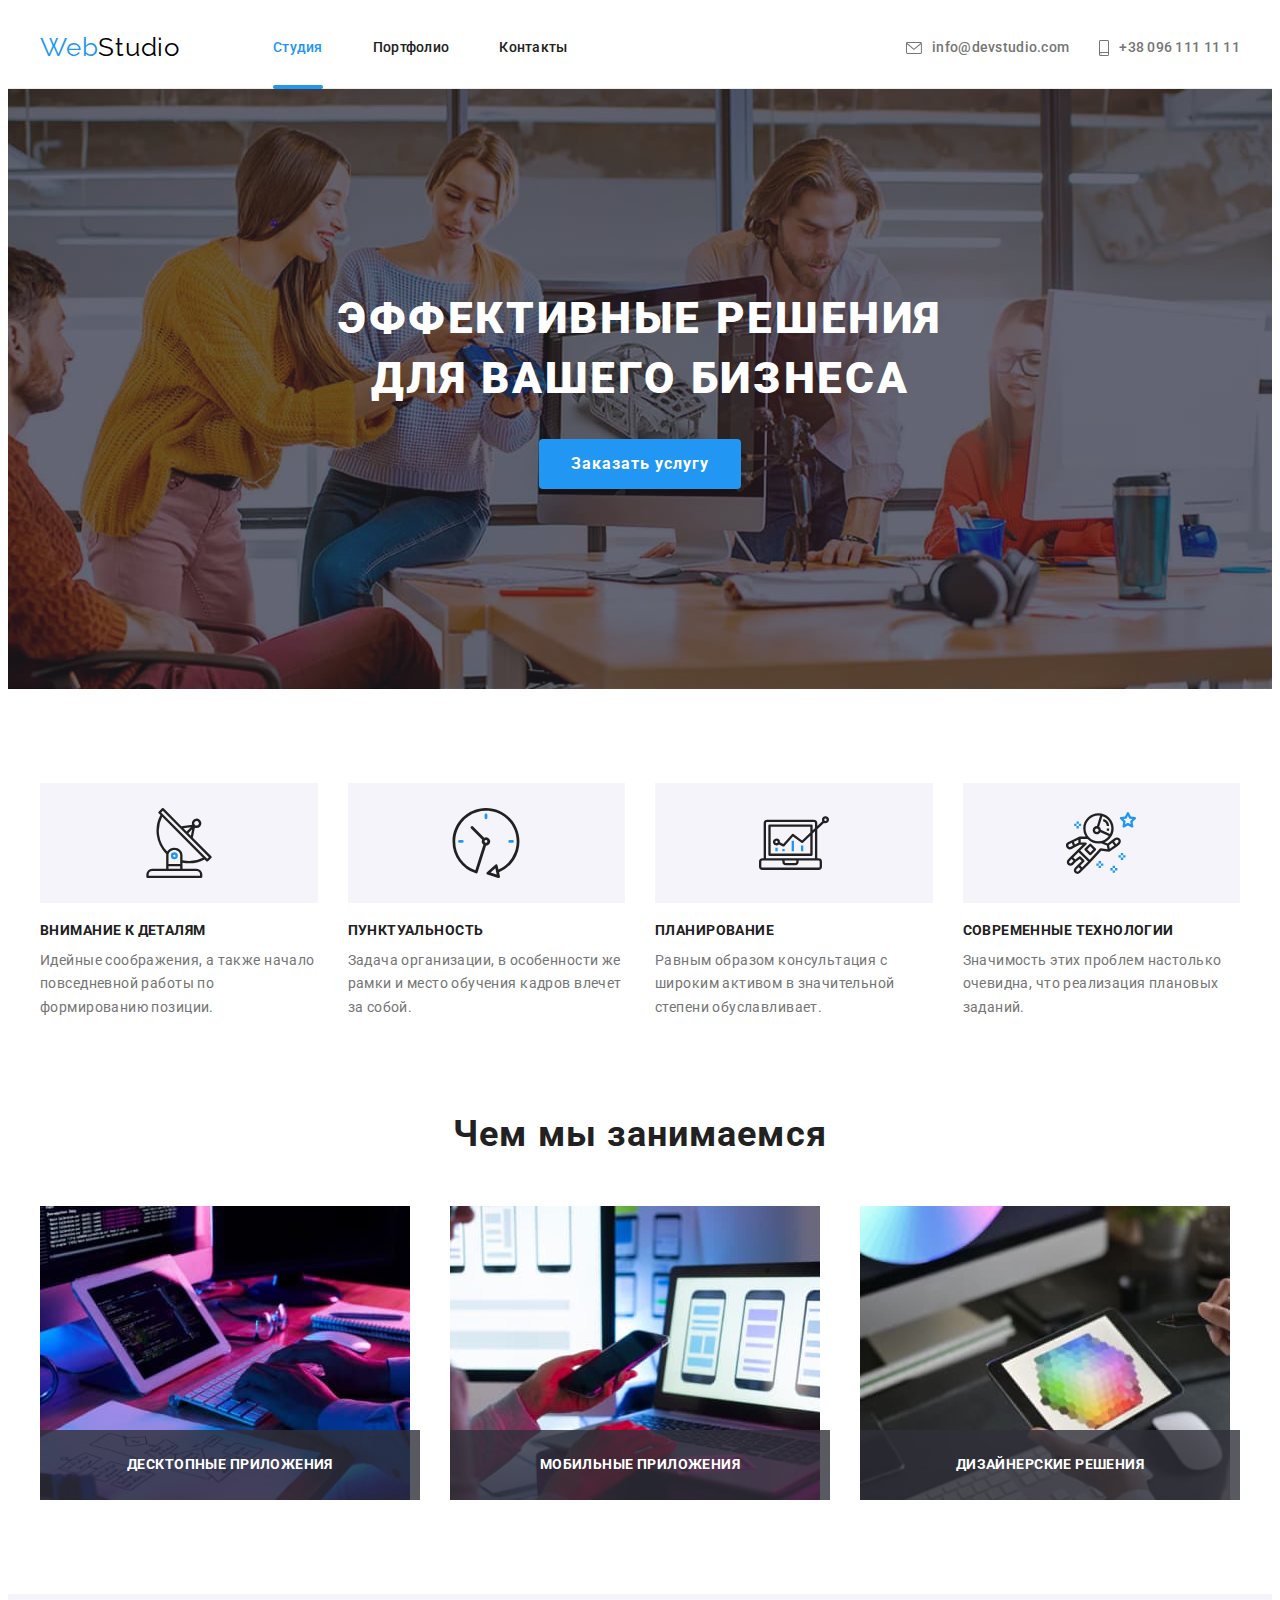
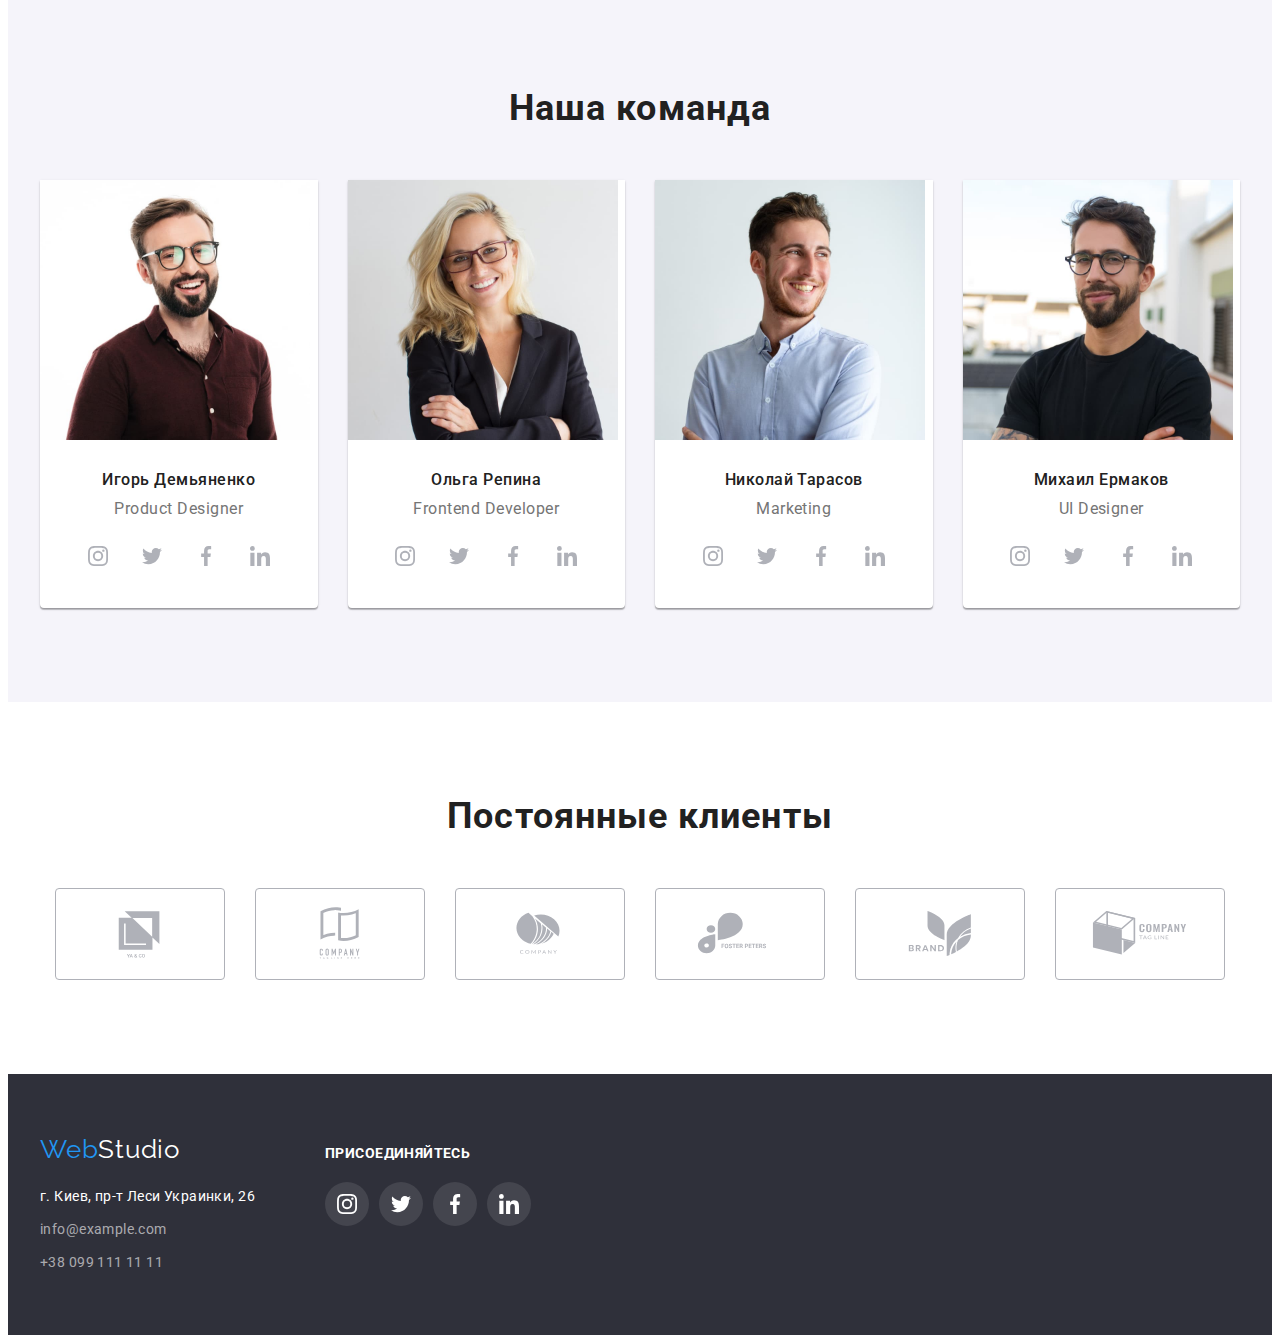
<file: index.html>
<!DOCTYPE html>
<html lang="ru">

<head>
    <meta charset="UTF-8">
    <meta http-equiv="X-UA-Compatible" content="IE=edge">
    <meta name="viewport" content="width=device-width, initial-scale=1.0">
    <title>WebStudio</title>
    <link rel="preconnect" href="https://fonts.gstatic.com">
    <link
        href="https://fonts.googleapis.com/css2?family=Raleway:wght@700&family=Roboto:wght@400;500;700;900&display=swap"
        rel="stylesheet">
    <link rel="stylesheet" href="https://cdnjs.cloudflare.com/ajax/libs/modern-normalize/1.1.0/modern-normalize.min.css"
        integrity="sha512-wpPYUAdjBVSE4KJnH1VR1HeZfpl1ub8YT/NKx4PuQ5NmX2tKuGu6U/JRp5y+Y8XG2tV+wKQpNHVUX03MfMFn9Q=="
        crossorigin="anonymous" referrerpolicy="no-referrer" />
    <link rel="stylesheet" href="https://cdnjs.cloudflare.com/ajax/libs/animate.css/4.1.1/animate.min.css" />
    <link rel="stylesheet" href="./CSS/style.css">
</head>

<body>

    <!-- Шапка -->
    <header class="hat">
        <div class="conteiner header">
            <nav class="hat-nav">
                <a class="logo link animate__heartBeat" href="./">
                    Web<span class="logo-accent-hat">Studio</span>
                </a>
                <ul class="menu list">
                    <li class="menu-item">
                        <a class="menu-link select link" href="./index.html">Студия</a>
                    </li>
                    <li class="menu-item">
                        <a class="menu-link link" href="./portfolio.html">Портфолио</a>
                    </li>
                    <li class="menu-item">
                        <a class="menu-link link" href="#">Контакты</a>
                    </li>
                </ul>
            </nav>
            <ul class="hat-list list">
                <li class="hat-list-item">
                    <a class="contact-list-link link" href="mailto:info@devstudio.com">
                        <svg width="16" height="12" class="hat-icon">
                            <use href="./images/icons.svg#icon-envelope"></use>
                        </svg>

                        info@devstudio.com
                    </a>
                </li>
                <li class="hat-list-item">
                    <a class="contact-list-link link" href="tel:+380961111111">
                        <svg width="10" height="16" class="hat-icon">
                            <use href="./images/icons.svg#icon-smartphone"></use>
                        </svg>
                        +38 096 111 11 11
                    </a>
                </li>
            </ul>
        </div>
    </header>

    <main>
        <!-- Секція Герой -->
        <section class="hero">
            <div class="conteiner">
                <h1 class="hero-title">Эффективные решения для вашего бизнеса</h1>
                <button class="hero-button" type="button" data-modal-open>Заказать услугу</button>
            </div>
        </section>

        <!-- Секція Особливості -->
        <section class="feature section">
            <div class="conteiner">
                <!-- <h2>Особенности</h2> -->
                <ul class="feature-list list">
                    <li class="feature-item">
                        <div class="feature-icon-bg">
                            <svg width="70" height="70">
                                <use href="./images/icons.svg#icon-antenna"></use>
                            </svg>
                        </div>

                        <h3 class="feature-item-title">Внимание к деталям</h3>
                        <p class="paragraph">Идейные соображения, а также начало повседневной работы по формированию
                            позиции.</p>
                    </li>
                    <li class="feature-item">
                        <div class="feature-icon-bg">
                            <svg width="70" height="70">
                                <use href="./images/icons.svg#icon-clock"></use>
                            </svg>
                        </div>

                        <h3 class="feature-item-title">Пунктуальность</h3>
                        <p class="paragraph">Задача организации, в особенности же рамки и место обучения кадров влечет
                            за
                            собой.
                        </p>
                    </li>
                    <li class="feature-item">
                        <div class="feature-icon-bg">
                            <svg width="70" height="70">
                                <use href="./images/icons.svg#icon-diagram"></use>
                            </svg>
                        </div>

                        <h3 class="feature-item-title">Планирование</h3>
                        <p class="paragraph">Равным образом консультация с широким активом в значительной степени
                            обуславливает.
                        </p>
                    </li>
                    <li class="feature-item">
                        <div class="feature-icon-bg">
                            <svg width="70" height="70">
                                <use href="./images/icons.svg#icon-astronaut"></use>
                            </svg>
                        </div>

                        <h3 class="feature-item-title">Современные технологии</h3>
                        <p class="paragraph">Значимость этих проблем настолько очевидна, что реализация плановых
                            заданий.
                        </p>
                    </li>
                </ul>
            </div>

        </section>

        <!-- Секція Приклади робіт -->
        <section class="examples">
            <div class="conteiner">
                <h2 class="section-title">Чем мы занимаемся</h2>
                <ul class="examples-list list">
                    <li class="examples-list-item">
                        <div class="example-thumb">
                            <img class="examples-img" src="./images/box_1.jpg" alt="Структурный набор кода" width="370"
                                height="294">
                            <h3 class="item-name">Десктопные приложения</h3>
                        </div>
                    </li>

                    <li class="examples-list-item">
                        <div class="example-thumb">
                            <img class="examples-img" src="./images/box_2.jpg" alt="Создания панели меню на смартфоне"
                                width="370" height="294">
                            <h3 class="item-name">Мобильные приложения</h3>
                        </div>
                    </li>

                    <li class="examples-list-item">
                        <div class="example-thumb">
                            <img class="examples-img" src="./images/box_3.jpg" alt="Выбор цвета фона на планшете"
                                width="370" height="294">
                            <h3 class="item-name">Дизайнерские решения</h3>
                        </div>
                    </li>
                </ul>
            </div>

        </section>

        <!-- Секція Команда -->
        <section class="team section">
            <div class="conteiner">
                <h2 class="section-title">Наша команда</h2>
                <ul class="team-list list">
                    <li class="team-list-item">
                        <img src="./images/img_team_card_1.jpg" alt="Фото учасника команды" width="270" height="260">
                        <div class="card-name">
                            <h3 class="team-member card">Игорь Демьяненко</h3>
                            <p class="prof card" lang="en">Product Designer</p>

                            <ul class="list-icon list">
                                <li class="item-icon">
                                    <a href="#" class="link-icon">
                                        <svg width="20" height="20" class="logo-icon">
                                            <use href="./images/icons.svg#icon-instagram"></use>
                                        </svg>
                                    </a>
                                </li>
                                <li class="item-icon">
                                    <a href="#" class="link-icon">
                                        <svg width="20" height="20" class="logo-icon">
                                            <use href="./images/icons.svg#icon-twitter"></use>
                                        </svg>
                                    </a>
                                </li>
                                <li class="item-icon">
                                    <a href="#" class="link-icon">
                                        <svg width="20" height="20" class="logo-icon">
                                            <use href="./images/icons.svg#icon-facebook"></use>
                                        </svg>
                                    </a>
                                </li>
                                <li class="item-icon">
                                    <a href="#" class="link-icon">
                                        <svg width="20" height="20" class="logo-icon">
                                            <use href="./images/icons.svg#icon-linkedin"></use>
                                        </svg>
                                    </a>
                                </li>
                            </ul>
                        </div>

                    </li>
                    <li class="team-list-item">
                        <img src="./images/img_team_card_2.jpg" alt="Фото учасника команды" width="270" height="260">
                        <div class="card-name">
                            <h3 class="team-member card">Ольга Репина</h3>
                            <p class="prof card" lang="en">Frontend Developer</p>
                            <ul class="list-icon list">
                                <li class="item-icon">
                                    <a href="#" class="link-icon">
                                        <svg width="20" height="20" class="logo-icon">
                                            <use href="./images/icons.svg#icon-instagram"></use>
                                        </svg>
                                    </a>
                                </li>
                                <li class="item-icon">
                                    <a href="#" class="link-icon">
                                        <svg width="20" height="20" class="logo-icon">
                                            <use href="./images/icons.svg#icon-twitter"></use>
                                        </svg>
                                    </a>
                                </li>
                                <li class="item-icon">
                                    <a href="#" class="link-icon">
                                        <svg width="20" height="20" class="logo-icon">
                                            <use href="./images/icons.svg#icon-facebook"></use>
                                        </svg>
                                    </a>
                                </li>
                                <li class="item-icon">
                                    <a href="#" class="link-icon">
                                        <svg width="20" height="20" class="logo-icon">
                                            <use href="./images/icons.svg#icon-linkedin"></use>
                                        </svg>
                                    </a>
                                </li>
                            </ul>
                        </div>

                    </li>
                    <li class="team-list-item">
                        <img src="./images/img_team_card_3.jpg" alt="Фото учасника команды" width="270" height="260">
                        <div class="card-name">
                            <h3 class="team-member card">Николай Тарасов</h3>
                            <p class="prof card" lang="en">Marketing</p>
                            <ul class="list-icon list">
                                <li class="item-icon">
                                    <a href="#" class="link-icon">
                                        <svg width="20" height="20" class="logo-icon">
                                            <use href="./images/icons.svg#icon-instagram"></use>
                                        </svg>
                                    </a>
                                </li>
                                <li class="item-icon">
                                    <a href="#" class="link-icon">
                                        <svg width="20" height="20" class="logo-icon">
                                            <use href="./images/icons.svg#icon-twitter"></use>
                                        </svg>
                                    </a>
                                </li>
                                <li class="item-icon">
                                    <a href="#" class="link-icon">
                                        <svg width="20" height="20" class="logo-icon">
                                            <use href="./images/icons.svg#icon-facebook"></use>
                                        </svg>
                                    </a>
                                </li>
                                <li class="item-icon">
                                    <a href="#" class="link-icon">
                                        <svg width="20" height="20" class="logo-icon">
                                            <use href="./images/icons.svg#icon-linkedin"></use>
                                        </svg>
                                    </a>
                                </li>
                            </ul>
                        </div>

                    </li>
                    <li class="team-list-item">
                        <img src="./images/img_team_card_4.jpg" alt="Фото учасника команды" width="270" height="260">
                        <div class="card-name">
                            <h3 class="team-member card">Михаил Ермаков</h3>
                            <p class="prof card" lang="en">UI Designer</p>
                            <ul class="list-icon list">
                                <li class="item-icon">
                                    <a href="#" class="link-icon">
                                        <svg width="20" height="20" class="logo-icon">
                                            <use href="./images/icons.svg#icon-instagram"></use>
                                        </svg>
                                    </a>
                                </li>
                                <li class="item-icon">
                                    <a href="#" class="link-icon">
                                        <svg width="20" height="20" class="logo-icon">
                                            <use href="./images/icons.svg#icon-twitter"></use>
                                        </svg>
                                    </a>
                                </li>
                                <li class="item-icon">
                                    <a href="#" class="link-icon">
                                        <svg width="20" height="20" class="logo-icon">
                                            <use href="./images/icons.svg#icon-facebook"></use>
                                        </svg>
                                    </a>
                                </li>
                                <li class="item-icon">
                                    <a href="#" class="link-icon">
                                        <svg width="20" height="20" class="logo-icon">
                                            <use href="./images/icons.svg#icon-linkedin"></use>
                                        </svg>
                                    </a>
                                </li>
                            </ul>
                        </div>

                    </li>
                </ul>
            </div>
        </section>

        <!-- Секція Постійні клієнти -->
        <section class="customers section">
            <div class="conteiner">
                <h2 class="section-title">Постоянные клиенты</h2>
                <ul class="list-icon list">
                    <li class="logo-item">
                        <a href="#" class="logo-link">
                            <svg width="106" height="60" class="logo-icon">
                                <use href="./images/icons.svg#icon-Logo_1"></use>
                            </svg>
                        </a>
                    </li>
                    <li class="logo-item">
                        <a href="#" class="logo-link">
                            <svg width="106" height="60" class="logo-icon">
                                <use href="./images/icons.svg#icon-Logo_2"></use>
                            </svg>
                        </a>
                    </li>
                    <li class="logo-item">
                        <a href="#" class="logo-link">
                            <svg width="106" height="60" class="logo-icon">
                                <use href="./images/icons.svg#icon-Logo_3"></use>
                            </svg>
                        </a>
                    </li>
                    <li class="logo-item">
                        <a href="#" class="logo-link">
                            <svg width="106" height="60" class="logo-icon">
                                <use href="./images/icons.svg#icon-Logo_4"></use>
                            </svg>
                        </a>
                    </li>
                    <li class="logo-item">
                        <a href="#" class="logo-link">
                            <svg width="106" height="60" class="logo-icon">
                                <use href="./images/icons.svg#icon-Logo_5"></use>
                            </svg>
                        </a>
                    </li>
                    <li class="logo-item">
                        <a href="#" class="logo-link">
                            <svg width="106" height="60" class="logo-icon">
                                <use href="./images/icons.svg#icon-Logo_6"></use>
                            </svg>
                        </a>
                    </li>
                </ul>
            </div>
        </section>
    </main>

    <!-- Підвал -->
    <footer class="lowerPart">
        <div class="conteiner footer-column">
            <div class="footer-cont">
                <a class="logo link" href="./">Web<span class="logo-accent-footer">Studio</span> </a>
                <address class="contacts">
                    <p class="add">г. Киев, пр-т Леси Украинки, 26</p>
                    <ul class="contact-list list">
                        <li class="contact-list-item">
                            <a class="contact-list-link link" href="mailto:info@example.com">info@example.com</a>
                        </li>
                        <li class="contact-list-item">
                            <a class="contact-list-link link" href="tel:+380991111111">+38 099 111 11 11</a>
                        </li>
                    </ul>
                </address>
            </div>
            <div class="footer-soc-icon">
                <p class="footer-par">присоединяйтесь</p>
                <ul class="list-icon list">
                    <li class="item-icon">
                        <a href="#" class="link-icon lower">
                            <svg width="20" height="20" class="logo-icon">
                                <use href="./images/icons.svg#icon-instagram"></use>
                            </svg>
                        </a>
                    </li>
                    <li class="item-icon">
                        <a href="#" class="link-icon lower">
                            <svg width="20" height="20" class="logo-icon">
                                <use href="./images/icons.svg#icon-twitter"></use>
                            </svg>
                        </a>
                    </li>
                    <li class="item-icon">
                        <a href="#" class="link-icon lower">
                            <svg width="20" height="20" class="logo-icon">
                                <use href="./images/icons.svg#icon-facebook"></use>
                            </svg>
                        </a>
                    </li>
                    <li class="item-icon">
                        <a href="#" class="link-icon lower">
                            <svg width="20" height="20" class="logo-icon">
                                <use href="./images/icons.svg#icon-linkedin"></use>
                            </svg>
                        </a>
                    </li>
                </ul>
            </div>

        </div>

    </footer>

    <div class="backdrop is-hidden" data-modal>
        <div class="modal-window">
            <button type="button" class="close-button" data-modal-close>
                <svg width="11" height="11" class="modal-close-icon">
                    <use href="./images/icons.svg#icon-close"></use>
                </svg>
            </button>

        </div>
    </div>
    <script src="./JS/modal.js"></script>
</body>

</html>
</file>
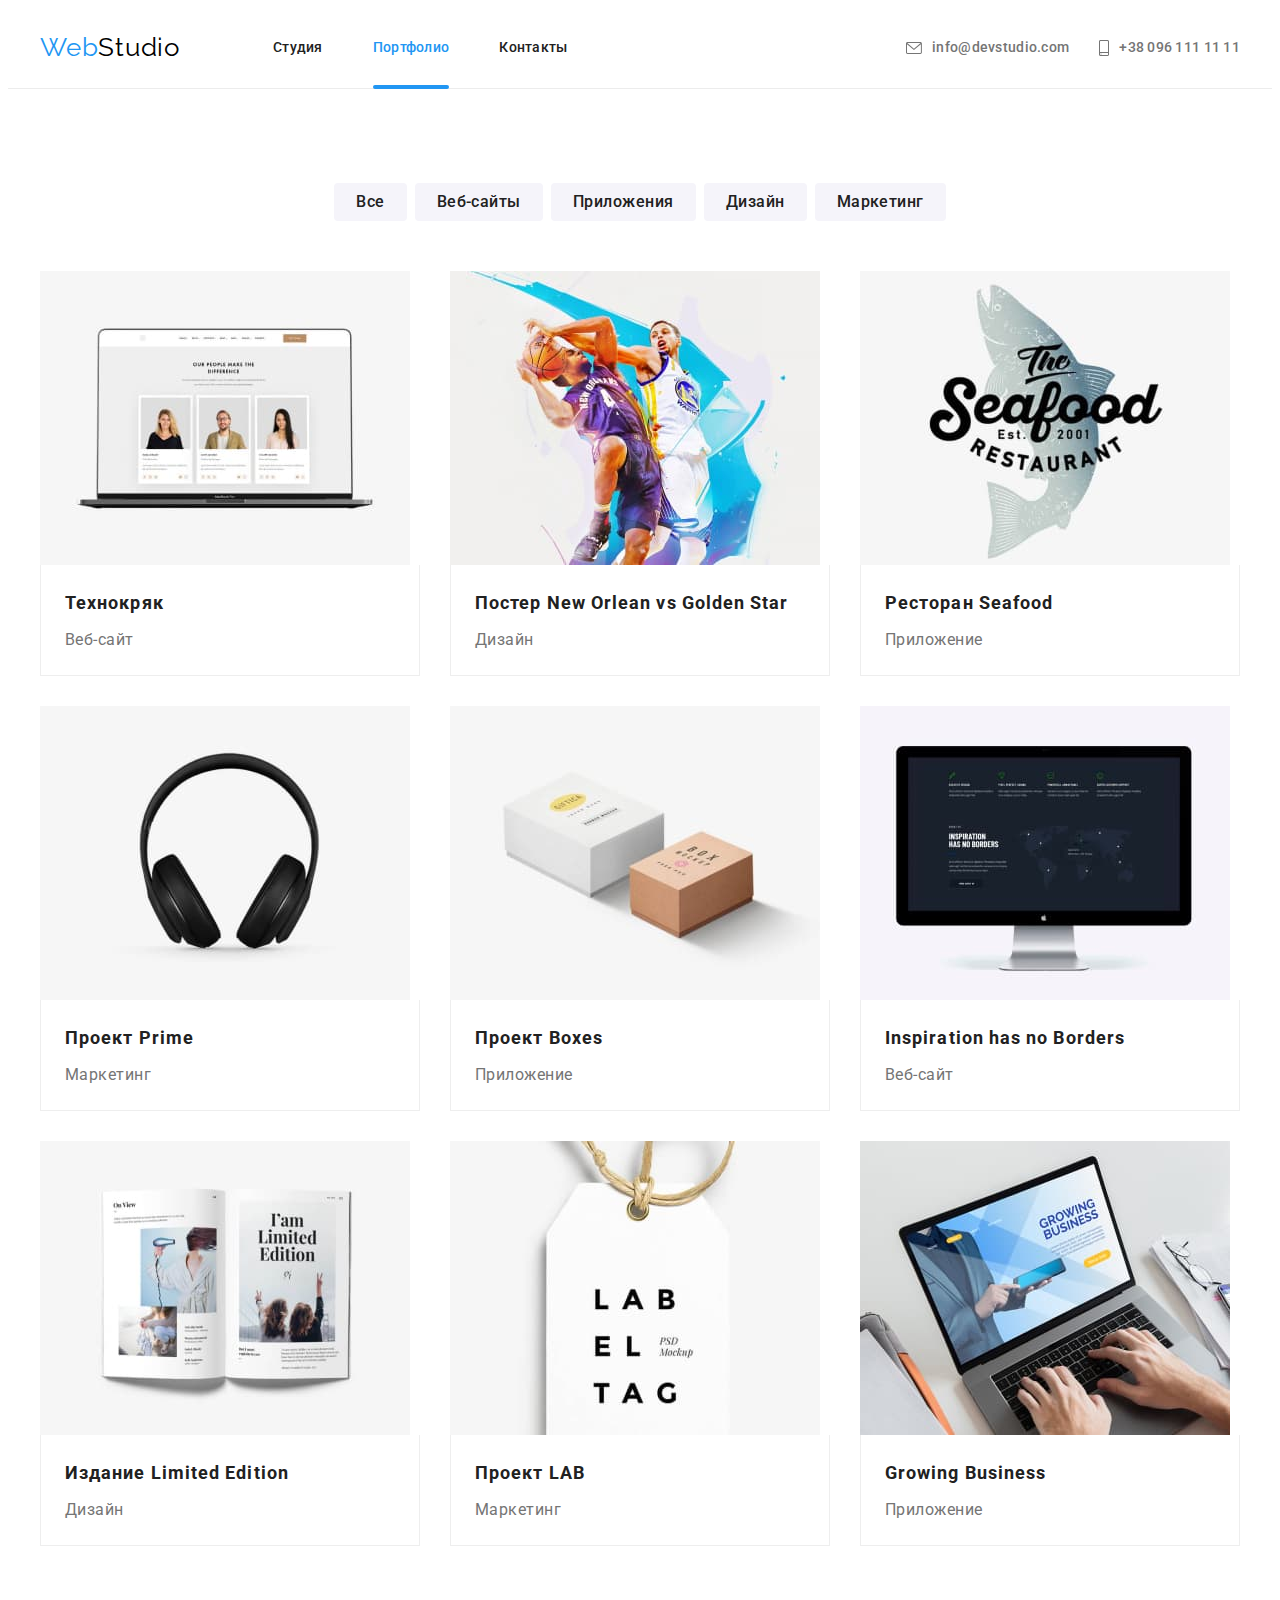
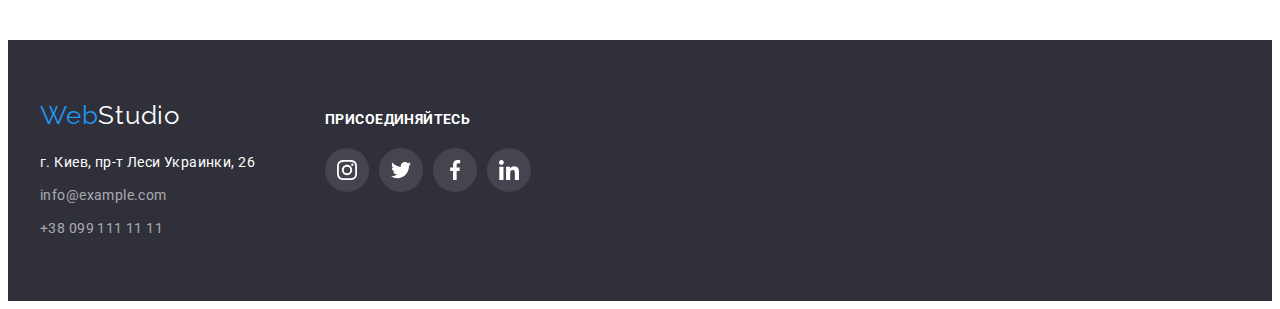
<file: portfolio.html>
<!DOCTYPE html>
<html lang="ru">

<head>
    <meta charset="UTF-8">
    <meta http-equiv="X-UA-Compatible" content="IE=edge">
    <meta name="viewport" content="width=device-width, initial-scale=1.0">
    <title>Portfolio</title>
    <link rel="preconnect" href="https://fonts.gstatic.com">
    <link
        href="https://fonts.googleapis.com/css2?family=Raleway:wght@700&family=Roboto:wght@400;500;700;900&display=swap"
        rel="stylesheet">
    <link rel="stylesheet" href="https://cdnjs.cloudflare.com/ajax/libs/modern-normalize/1.1.0/modern-normalize.min.css"
        integrity="sha512-wpPYUAdjBVSE4KJnH1VR1HeZfpl1ub8YT/NKx4PuQ5NmX2tKuGu6U/JRp5y+Y8XG2tV+wKQpNHVUX03MfMFn9Q=="
        crossorigin="anonymous" referrerpolicy="no-referrer" />
    <link rel="stylesheet" href="./CSS/style.css">
</head>

<body>

    <!-- Шапка -->
    <header class="hat">
        <div class="conteiner header">
            <nav class="hat-nav">
                <a class="logo link" href="./">
                    Web<span class="logo-accent-hat">Studio</span>
                </a>
                <ul class="menu list">
                    <li class="menu-item">
                        <a class="menu-link link" href="./index.html">Студия</a>
                    </li>
                    <li class="menu-item">
                        <a class="menu-link select link" href="./portfolio.html">Портфолио</a>
                    </li>
                    <li class="menu-item">
                        <a class="menu-link link" href="#">Контакты</a>
                    </li>
                </ul>
            </nav>
            <ul class="hat-list list">
                <li class="hat-list-item">
                    <a class="contact-list-link link" href="mailto:info@devstudio.com">
                        <svg width="16" height="12" class="hat-icon">
                            <use href="./images/icons.svg#icon-envelope"></use>
                        </svg>

                        info@devstudio.com
                    </a>
                </li>
                <li class="hat-list-item">
                    <a class="contact-list-link link" href="tel:+380961111111">
                        <svg width="10" height="16" class="hat-icon">
                            <use href="./images/icons.svg#icon-smartphone"></use>
                        </svg>
                        +38 096 111 11 11
                    </a>
                </li>
            </ul>
        </div>
    </header>

    <main>
        <section class="portfolio section conteiner">
            <!-- <h1>Портфолио</h1> -->
            <ul class="filter-list list">
                <li class="filter-item">
                    <button class="filter-button" type="button">Все</button>
                </li>
                <li class="filter-item">
                    <button class="filter-button" type="button">Веб-сайты</button>
                </li>
                <li class="filter-item">
                    <button class="filter-button" type="button">Приложения</button>
                </li>
                <li class="filter-item">
                    <button class="filter-button" type="button">Дизайн</button>
                </li>
                <li class="filter-item">
                    <button class="filter-button" type="button">Маркетинг</button>
                </li>
            </ul>

            <ul class="port-list list">
                <li class="port-item">
                    <a class="port-link link" href="#">
                        <div class="wrapper">
                            <img class="port-img" src="./images/images_portfolio/tehno.jpg" alt="Веб-сайт на ноутбуке"
                                width="370" height="294">
                            <div class="box-overlay">
                                <p class="overlay">Технокряк это современная площадка распространения коронавируса.
                                    Компании
                                    используют эту платформу для цифрового шпионажа и атак на защищённые сервера
                                    конкурентов.</p>
                            </div>
                        </div>

                        <div class="port-title">
                            <h2 class="port-head">Технокряк</h2>
                            <p class="port-disc">Веб-сайт</p>
                        </div>

                    </a>
                </li>
                <li class="port-item">
                    <a class="port-link link" href="#">
                        <div class="wrapper">
                            <img class="port-img" src="./images/images_portfolio/poster.jpg"
                                alt="Два баскетболиста с мячом" width="370" height="294">
                            <div class="box-overlay">
                                <p class="overlay">Технокряк это современная площадка распространения коронавируса.
                                    Компании
                                    используют эту платформу для цифрового шпионажа и атак на защищённые сервера
                                    конкурентов.</p>
                            </div>
                        </div>
                        <div class="port-title">
                            <h2 class="port-head">Постер <span lang="en">New Orlean vs Golden Star</span> </h2>
                            <p class="port-disc">Дизайн</p>
                        </div>

                    </a>
                </li>
                <li class="port-item">
                    <a class="port-link link" href="#">
                        <div class="wrapper">
                            <img class="port-img" src="./images/images_portfolio/seafood.jpg" alt="Эмблема ресторана"
                                width="370" height="294">
                            <div class="box-overlay">
                                <p class="overlay">Технокряк это современная площадка распространения коронавируса.
                                    Компании
                                    используют эту платформу для цифрового шпионажа и атак на защищённые сервера
                                    конкурентов.</p>
                            </div>
                        </div>
                        <div class="port-title">
                            <h2 class="port-head">Ресторан <span lang="en">Seafood</span> </h2>
                            <p class="port-disc">Приложение</p>
                        </div>

                    </a>
                </li>
                <li class="port-item">
                    <a class="port-link link" href="#">
                        <div class="wrapper">
                            <img class="port-img" src="./images/images_portfolio/prime.jpg" alt="Наушники" width="370"
                                height="294">
                            <div class="box-overlay">
                                <p class="overlay">Технокряк это современная площадка распространения коронавируса.
                                    Компании
                                    используют эту платформу для цифрового шпионажа и атак на защищённые сервера
                                    конкурентов.</p>
                            </div>
                        </div>
                        <div class="port-title">
                            <h2 class="port-head">Проект <span lang="en">Prime</span></h2>
                            <p class="port-disc">Маркетинг</p>
                        </div>

                    </a>
                </li>
                <li class="port-item">
                    <a class="port-link link" href="#">
                        <div class="wrapper">
                            <img class="port-img" src="./images/images_portfolio/boxes.jpg" alt="Две коробки"
                                width="370" height="294">
                            <div class="box-overlay">
                                <p class="overlay">Технокряк это современная площадка распространения коронавируса.
                                    Компании
                                    используют эту платформу для цифрового шпионажа и атак на защищённые сервера
                                    конкурентов.</p>
                            </div>
                        </div>
                        <div class="port-title">
                            <h2 class="port-head">Проект <span lang="en">Boxes</span></h2>
                            <p class="port-disc">Приложение</p>
                        </div>

                    </a>
                </li>
                <li class="port-item">
                    <a class="port-link link" href="#">
                        <div class="wrapper">
                            <img class="port-img" src="./images/images_portfolio/inspiration.jpg" alt="Монитор"
                                width="370" height="294">
                            <div class="box-overlay">
                                <p class="overlay">Технокряк это современная площадка распространения коронавируса.
                                    Компании
                                    используют эту платформу для цифрового шпионажа и атак на защищённые сервера
                                    конкурентов.</p>
                            </div>
                        </div>
                        <div class="port-title">
                            <h2 class="port-head" lang="en">Inspiration has no Borders</h2>
                            <p class="port-disc">Веб-сайт</p>
                        </div>

                    </a>
                </li>

                <li class="port-item">
                    <a class="port-link link" href="#">
                        <div class="wrapper">
                            <img class="port-img" src="./images/images_portfolio/limited_edition.jpg" alt="Журнал"
                                width="370" height="294">
                            <div class="box-overlay">
                                <p class="overlay">Технокряк это современная площадка распространения коронавируса.
                                    Компании
                                    используют эту платформу для цифрового шпионажа и атак на защищённые сервера
                                    конкурентов.</p>
                            </div>
                        </div>
                        <div class="port-title">
                            <h2 class="port-head">Издание <span lang="en">Limited Edition</span></h2>
                            <p class="port-disc">Дизайн</p>
                        </div>

                    </a>
                </li>
                <li class="port-item">
                    <a class="port-link link" href="#">
                        <div class="wrapper">
                            <img class="port-img" src="./images/images_portfolio/project_lab.jpg" alt="Етикетка"
                                width="370" height="294">
                            <div class="box-overlay">
                                <p class="overlay">Технокряк это современная площадка распространения коронавируса.
                                    Компании
                                    используют эту платформу для цифрового шпионажа и атак на защищённые сервера
                                    конкурентов.</p>
                            </div>
                        </div>
                        <div class="port-title">
                            <h2 class="port-head">Проект LAB</h2>
                            <p class="port-disc">Маркетинг</p>
                        </div>

                    </a>
                </li>
                <li class="port-item">
                    <a class="port-link link" href="#">
                        <div class="wrapper">
                            <img class="port-img" src="./images/images_portfolio/growing_business.jpg"
                                alt="Веб-сайт на ноутбуке" width="370" height="294">
                            <div class="box-overlay">
                                <p class="overlay">Технокряк это современная площадка распространения коронавируса.
                                    Компании
                                    используют эту платформу для цифрового шпионажа и атак на защищённые сервера
                                    конкурентов.</p>
                            </div>
                        </div>
                        <div class="port-title">
                            <h2 class="port-head" lang="en">Growing Business</h2>
                            <p class="port-disc">Приложение</p>
                        </div>

                    </a>
                </li>
            </ul>
        </section>
    </main>

    <!-- Підвал -->
    <footer class="lowerPart">
        <div class="conteiner footer-column">
            <div class="footer-cont">
                <a class="logo link" href="./">Web<span class="logo-accent-footer">Studio</span> </a>
                <address class="contacts">
                    <p class="add">г. Киев, пр-т Леси Украинки, 26</p>
                    <ul class="contact-list list">
                        <li class="contact-list-item">
                            <a class="contact-list-link link" href="mailto:info@example.com">info@example.com</a>
                        </li>
                        <li class="contact-list-item">
                            <a class="contact-list-link link" href="tel:+380991111111">+38 099 111 11 11</a>
                        </li>
                    </ul>
                </address>
            </div>
            <div class="footer-soc-icon">
                <p class="footer-par">присоединяйтесь</p>
                <ul class="list-icon list">
                    <li class="item-icon">
                        <a href="#" class="link-icon lower">
                            <svg width="20" height="20" class="logo-icon">
                                <use href="./images/icons.svg#icon-instagram"></use>
                            </svg>
                        </a>
                    </li>
                    <li class="item-icon">
                        <a href="#" class="link-icon lower">
                            <svg width="20" height="20" class="logo-icon">
                                <use href="./images/icons.svg#icon-twitter"></use>
                            </svg>
                        </a>
                    </li>
                    <li class="item-icon">
                        <a href="#" class="link-icon lower">
                            <svg width="20" height="20" class="logo-icon">
                                <use href="./images/icons.svg#icon-facebook"></use>
                            </svg>
                        </a>
                    </li>
                    <li class="item-icon">
                        <a href="#" class="link-icon lower">
                            <svg width="20" height="20" class="logo-icon">
                                <use href="./images/icons.svg#icon-linkedin"></use>
                            </svg>
                        </a>
                    </li>
                </ul>
            </div>

        </div>

    </footer>
</body>

</html>
</file>
<file: CSS/style.css>
:root{
--page-color: #FFFFFF;
--cont-alfa-color: rgba(255, 255, 255, 0.6);
--logo-color: #000000;
--logo-icon-color:#AFB1B8;
--grand-color: #212121;
--indent-color: #757575;
--style-color: #2196F3;
--button-hower-color: #188CE8;
--section-color: #F5F4FA;


--main-font: 'Roboto', sans-serif;
--another-font: 'Raleway', sans-serif;
}

body{
    color: var(--grand-color);
    background-color: var(--page-color);
    font-family: var(--main-font);
    font-size: 14px;
    letter-spacing: 0.03em;
}

.conteiner{
    width: 1200px;
    padding-left: 15px;
    padding-right: 15px;
    margin-left: auto;
    margin-right: auto;
    /* outline: 2px solid red; */
}

.section{
    padding-top: 94px;
    padding-bottom: 94px;
}

.link{
    text-decoration: none;

    transition: color 250ms cubic-bezier(0.4, 0, 0.2, 1);
}

.list{
    margin-top: 0;
    margin-bottom: 0;
    padding-left: 0;
    list-style: none;
}

h1, h2, h3, h4, h5, h6, p{
    margin-top: 0;
    margin-bottom: 0;
}

img{
    display: block;
    max-width: 100%;
}



/*-- Стилі Хедера --*/

.hat{
    border-bottom: 1px solid #ECECEC;
    
}

.conteiner.header{
    display: flex;
    align-items: center;
    /* background-color: salmon; */
}

.hat-nav{
    display: flex;
    align-items: center;
}


.logo{
    color: var(--style-color);
    font-family: var(--another-font);
    font-size: 26px;
    line-height: 1.2;
    letter-spacing: 0.03em;
    animation-duration: 1500ms;
}

.logo-accent-hat{
    color: var(--logo-color);
}

.menu{
    display: flex;
    margin-left: 93px;
}

.menu-item:not(:last-child){
    margin-right: 50px;
}

.menu-item{
    position: relative;
}

.menu-link{
    display: block;
    padding-top: 32px;
    padding-bottom: 32px;

    color:inherit;
    font-weight: 500;
    line-height: 1.14;
    letter-spacing: 0.02em;    
}

.menu-link.select {
    color: var(--style-color);
}

.select::after{
    content: "";
    position: absolute;
    left: 0;
    bottom: -1px;
    display: block;
    background-color: var(--style-color);
    width: 100%;
    height: 4px;
    border-radius: 2px;
}

.hat-list{
    display: flex;
    margin-left: auto;
}

.hat-list-item:not(:last-child){
    margin-right: 30px;
}


.hat .contact-list-link {
    display: inline-flex;
    align-items: center;
    padding-top: 32px;
    padding-bottom: 32px;

    color: var(--indent-color);
    font-weight: 500;
    line-height: 1.14;
    letter-spacing: 0.02em;
}

.hat-icon {
    margin-right: 10px;
    fill: currentColor;
}


/* Стилі секції Хіро */

.hero{
    
    max-width: 1600px;
    margin-left: auto;
    margin-right: auto;
    padding-top: 200px;
    padding-bottom: 200px;
    background-color: #C4C4C4;
    background-image: linear-gradient(
        rgba(47, 48, 58, 0.4),
        rgba(47, 48, 58, 0.4)),
        url("../images/hero_img.jpg");
    background-position: center;
    background-size: cover;
    text-align: center;
}

.hero-title{
    width: 696px;
    margin-left: auto;
    margin-right: auto;
    margin-bottom: 30px;

    color: var(--page-color);
    font-weight: 900;
    font-size: 44px;
    line-height: 1.36;
    letter-spacing: 0.06em;
    text-transform: uppercase;
}

.hero-button{
    padding: 10px 32px;
    border: none;
    border-radius: 4px;
    box-shadow: 0px 4px 4px rgba(0, 0, 0, 0.15);
    

    color: var(--page-color);
    background-color: var(--style-color);
    font-family: inherit;
    font-weight: 700;
    font-size: 16px;
    line-height: 1.87;
    letter-spacing: 0.06em;
    cursor: pointer;

    transition: background-color 250ms cubic-bezier(0.4, 0, 0.2, 1);
}

.hero-button:hover,
.hero-button:focus {
    background-color:var(--button-hower-color);

}


/* Стилі секції Особливості */

.feature-list{
    display: flex;
    flex-wrap: wrap;
    margin-top: -30px;
    margin-left: -30px;
    /* background-color: salmon; */
}

.feature-item{
    margin-top: 30px;
    margin-left: 30px;
    flex-basis: calc((100% - 120px) / 4);
}

.feature-icon-bg{
    display: flex;
    justify-content: center;
    align-items: center;
    height: 120px;
    margin-bottom: 20px;
    
    background-color: var(--section-color);
}


.feature-item-title {
    margin-bottom: 10px;
    font-size: inherit;
    line-height: 1.14;
    text-transform: uppercase;
}

.paragraph{
    color: var(--indent-color);
    line-height: 1.71;
}


/* Стилі секції Приклади робіт */

.examples{
    padding-bottom: 94px;
}

.examples-list{
    display: flex;
    flex-wrap: wrap;
    margin-top: -30px;
    margin-left: -30px;
}

.examples-list-item{
    margin-top: 30px;
    margin-left: 30px;
    flex-basis: calc(100% / 3 - 30px);
}

.example-thumb{
    position: relative;
}

.item-name{
    position: absolute;
    bottom: 0;

    width: 100%;
    padding: 27px 0;

    color: var(--page-color);
    background-color: rgba(47, 48, 58, 0.8);
    font-size: inherit;
    line-height: 1.14;
    text-align: center; 
    text-transform: uppercase;
}



/* Стилі секції Команда */

.team{
    background-color: var(--section-color);
}

.section-title{
    margin-bottom: 50px;

    font-size: 36px;
    line-height: 1.16;
    text-align: center;
    letter-spacing: 0.03em;
}

.team-list{
    display: flex;
    flex-wrap: wrap;
    margin-top: -30px;
    margin-left: -30px;
}

.team-list-item{
    flex-basis: calc(100% / 4 - 30px);
    margin-top: 30px;
    margin-left: 30px;

    background-color: var(--page-color);
    border-radius: 0px 0px 4px 4px;
    box-shadow: 0px 1px 3px rgba(0, 0, 0, 0.12),
    0px 1px 1px rgba(0, 0, 0, 0.14),
    0px 2px 1px rgba(0, 0, 0, 0.2);
}


.card-name{
    padding-top: 30px;
    padding-bottom: 30px;
}


.card{
    font-size: 16px;
    line-height: 1.1875;
    letter-spacing: 0.03em;
    text-align: center;
}

.team-member {
    margin-bottom: 10px;
    font-weight: 500;
}

.prof{
    margin-bottom: 16px;
    color: var(--indent-color); 
}

.list-icon{
    display: flex;
    justify-content: center;
}

.item-icon:not(:last-child){
    margin-right: 10px;
}

.link-icon{
    display: flex;
    padding: 12px;
    fill: var(--logo-icon-color);
    border-radius: 50%;

    transition: fill 250ms cubic-bezier(0.4, 0, 0.2, 1),
    background-color 250ms cubic-bezier(0.4, 0, 0.2, 1);
}


/* Стилі секції Постійні клієнти */



.logo-item:not(:last-child) {
    margin-right: 30px;
}

.logo-link {
    display: flex;
    padding: 15px 31px;
    fill: var(--logo-icon-color);
    border: 1px solid var(--logo-icon-color);
    border-radius: 4px;

    transition: fill 250ms cubic-bezier(0.4, 0, 0.2, 1),
    border 250ms cubic-bezier(0.4, 0, 0.2, 1);
}

.logo-link:hover,
.logo-link:focus {
    fill: var(--style-color);
    border-color: var(--style-color);
}


/* Стилі Портфоліо */


.filter-list{
    display: flex;
    justify-content: center;
    margin-bottom: 50px;
}

.filter-item:not(:last-child) {
    margin-right: 8px;
}

.filter-button{
    border: none;
    border-radius: 4px;
    
    padding-top: 6px;
    padding-bottom: 6px;
    padding-left: 22px;
    padding-right: 22px;

    color: inherit;
    background-color: var(--section-color);
    font-family: inherit;
    font-weight: 500;
    font-size: 16px;
    line-height: 1.62;
    letter-spacing: 0.03em;
    text-align: center;
    cursor: pointer;

    transition: color 250ms cubic-bezier(0.4, 0, 0.2, 1),
    background-color 250ms cubic-bezier(0.4, 0, 0.2, 1),
    box-shadow 250ms cubic-bezier(0.4, 0, 0.2, 1);
}



.filter-button:hover,
.filter-button:focus{
    
    color: var(--page-color);
    background-color: var(--style-color);
   
    box-shadow: 0px 3px 1px rgba(0, 0, 0, 0.1),
    0px 1px 2px rgba(0, 0, 0, 0.08),
    0px 2px 2px rgba(0, 0, 0, 0.12);
    
}


.port-list{
    display: flex;
    flex-wrap: wrap;
    margin-top: -30px;
    margin-left: -30px;
}


.port-item{
    margin-top: 30px;
    margin-left: 30px;
    flex-basis: calc(100% / 3 - 30px);

    

}

.port-link{
    display: block;

    transition: box-shadow 250ms cubic-bezier(0.4, 0, 0.2, 1);
}

.port-link:hover,
.port-link:focus {
    box-shadow: 0px 1px 1px rgba(0, 0, 0, 0.12),
    0px 4px 4px rgba(0, 0, 0, 0.06),
    1px 4px 6px rgba(0, 0, 0, 0.16);
}

.wrapper{
    position: relative;
    overflow: hidden;
   
}

.box-overlay{
    display: flex;
    padding-left: 24px;
    padding-right: 24px;
    justify-content: center;
    align-items: center;
    position: absolute;
    width: 100%;
    height: 100%;
    top: 0;
    left: 0;
    transform: translateY(100%);
    background-color: rgba(33, 150, 243, 0.9);
    overflow: auto;
    transition: transform 250ms cubic-bezier(0.4, 0, 0.2, 1);

}

.overlay{
    color: var(--page-color);
    font-size: 18px;
    line-height: 1.56;
    letter-spacing: 0.03em;  
}

.port-link:hover .box-overlay,
.port-link:focus .box-overlay {
    transform: translateY(0);
}


.port-title{
    padding: 20px 24px;
    border: 1px solid #EEEEEE;
    border-top: 0;
}

.port-head{
    margin-bottom: 4px;

    color: var(--grand-color);
    font-size: 18px;
    line-height: 2.0;
    letter-spacing: 0.06em;
    
}

.port-disc{
    font-size: 16px;
    line-height: 1.87;
    letter-spacing: 0.03em;
    color: var(--indent-color);
}


/* Стилі футера */


.lowerPart{
    padding-top: 60px;
    padding-bottom: 60px;
    background-color: #2F303A;
}

.lowerPart .logo {
    display: inline-block;
    margin-bottom: 20px;
}


.logo-accent-footer{
    color: var(--page-color);
}

.contacts{    
    font-style: normal;
}


.add{
    margin-bottom: 9px;
    
    color: var(--page-color);
    line-height: 1.71;
}

.contact-list-item:not(:last-child){
    margin-bottom: 9px;
}

.contact-list .contact-list-link {
    color:var(--cont-alfa-color);
    line-height: 1.71;    
}

.menu-link:hover,
.menu-link:focus,
.contact-list-link:hover,
.contact-list-link:focus {
    color: var(--style-color)
}


.footer-column{
    display: flex;
    align-items: baseline;
}

.footer-cont{
margin-right: 70px;
}


.footer-par{
    margin-bottom: 20px;
    color: var(--page-color); 
    font-weight: 700;
    line-height: 1.14;
    text-transform: uppercase;
}

.link-icon.lower{
    fill: var(--page-color);
    background-color: rgba(255, 255, 255, 0.1);
}

.link-icon:hover,
.link-icon:focus {
    fill: var(--page-color);
    background-color: var(--style-color);
}


/* Стилі мадалки */



.backdrop{
    position: fixed;
    top:0;
    left: 0;
    width: 100vw;
    height: 100vh;
    background-color: rgba(0, 0, 0, 0.2);
    transition: opacity 350ms cubic-bezier(0.4, 0, 0.2, 1),  
    visibility 3500ms cubic-bezier(0.4, 0, 0.2, 1);
}

.modal-window{
    position: absolute;
    top:50%;
    left: 50%;
    transform: translate(-50%, -50%);
    min-width: 528px;
    min-height: 581px;
    background-color: var(--page-color);
    border-radius: 4px;
    box-shadow: 0px 1px 3px rgba(0, 0, 0, 0.12),
    0px 1px 1px rgba(0, 0, 0, 0.14),
    0px 2px 1px rgba(0, 0, 0, 0.2);
    transition: transform 500ms cubic-bezier(0.4, 0, 0.2, 1);
}


.close-button{
    display: flex;
    justify-content: center;
    align-items: center;
    padding: 0;
    position: absolute;
    top: 8px;
    right: 8px;
    width: 30px;
    height: 30px;
    border: 1px solid rgba(0, 0, 0, 0.1);
    border-radius: 50%;
    background-color: transparent;
    cursor: pointer;    
}

.is-hidden {
    opacity: 0;
    pointer-events: none;
    visibility: hidden;
}

.is-hidden .modal-window{
    transform: translate(-50%, -50%) scale(1.1);
    
}
</file>
